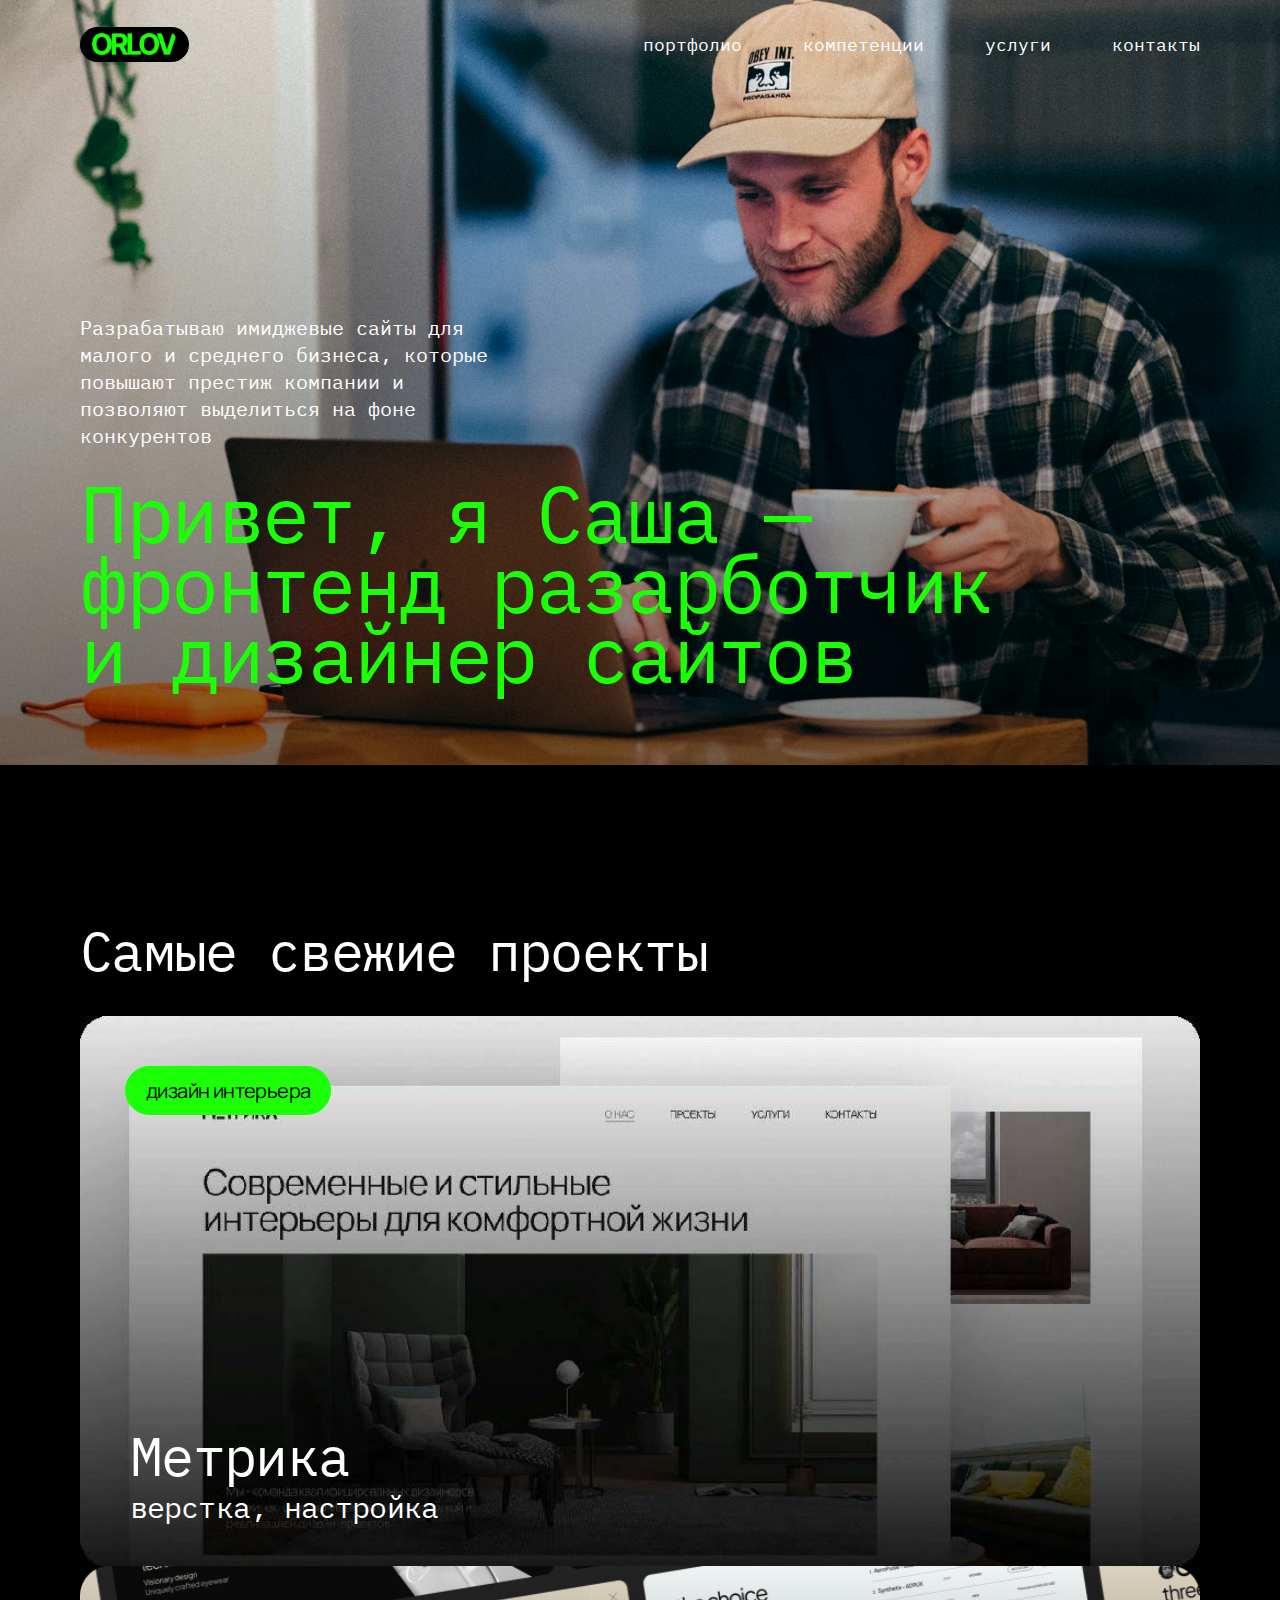
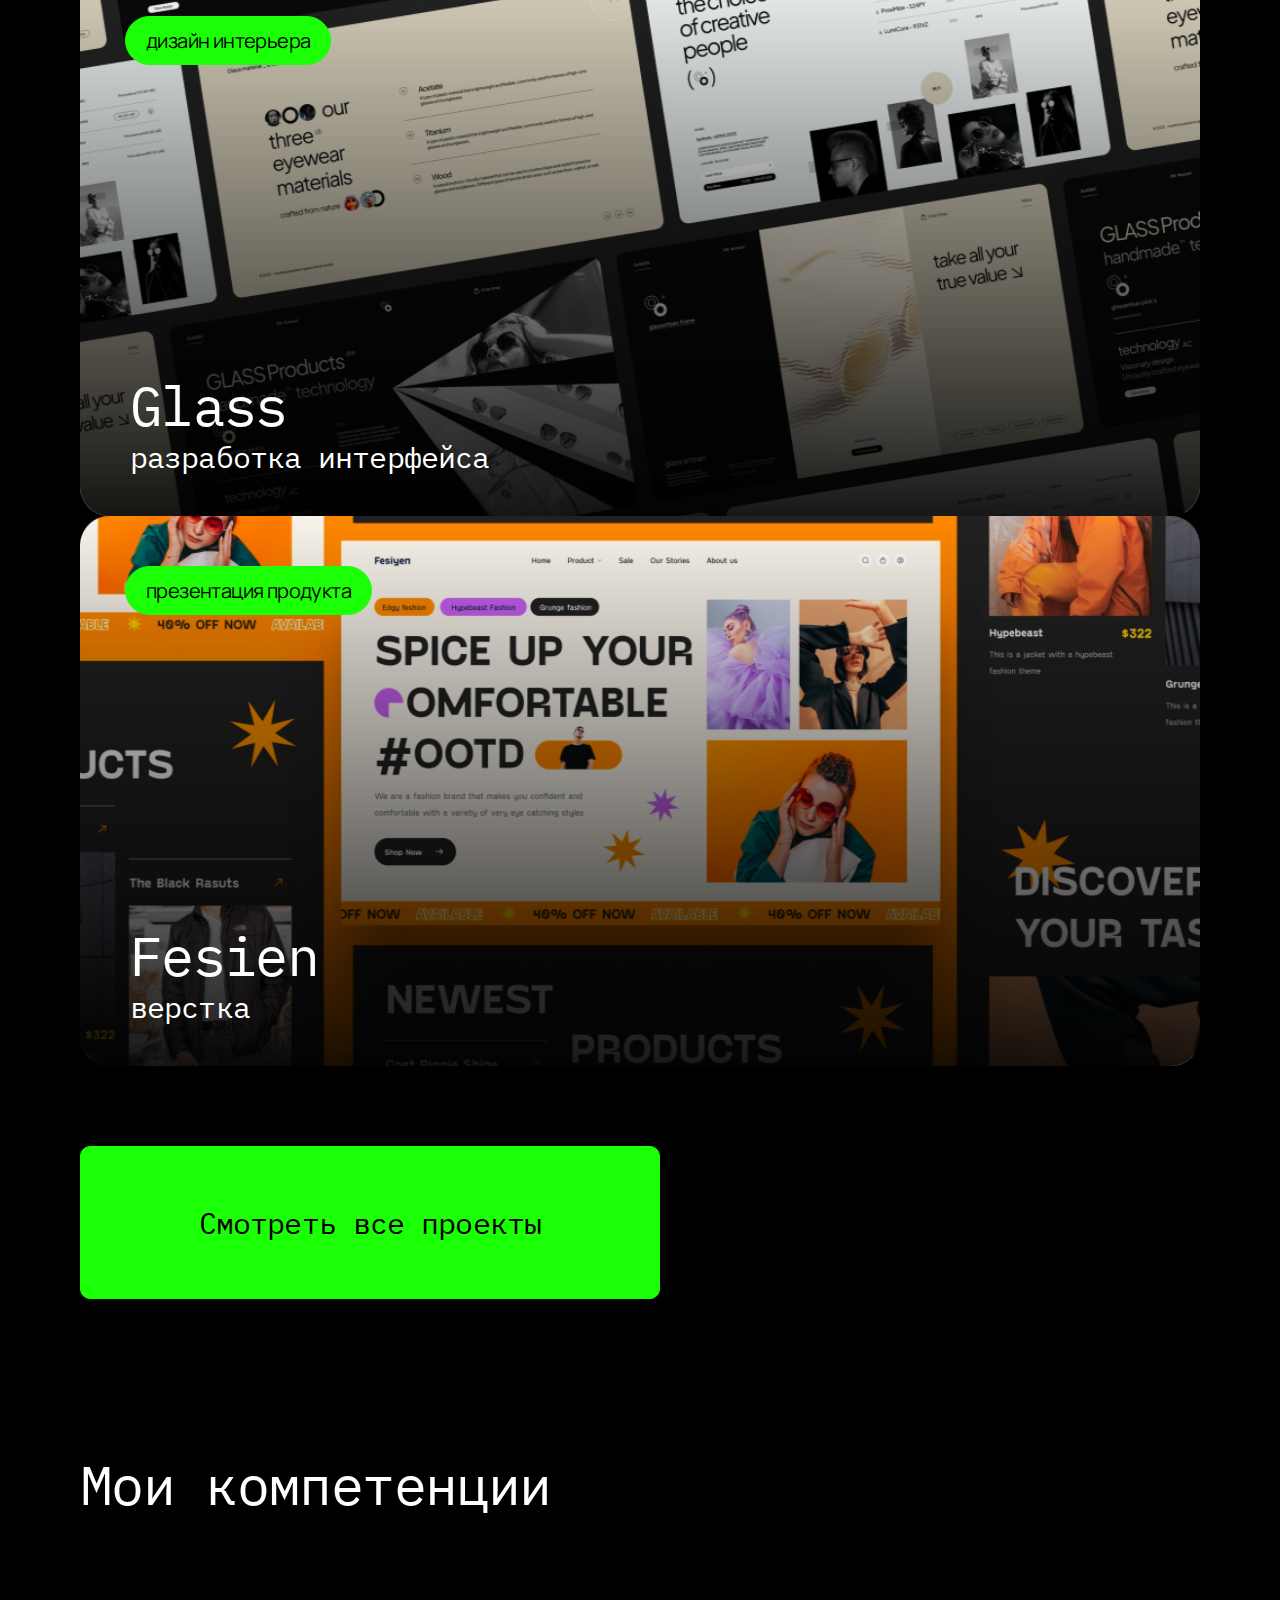
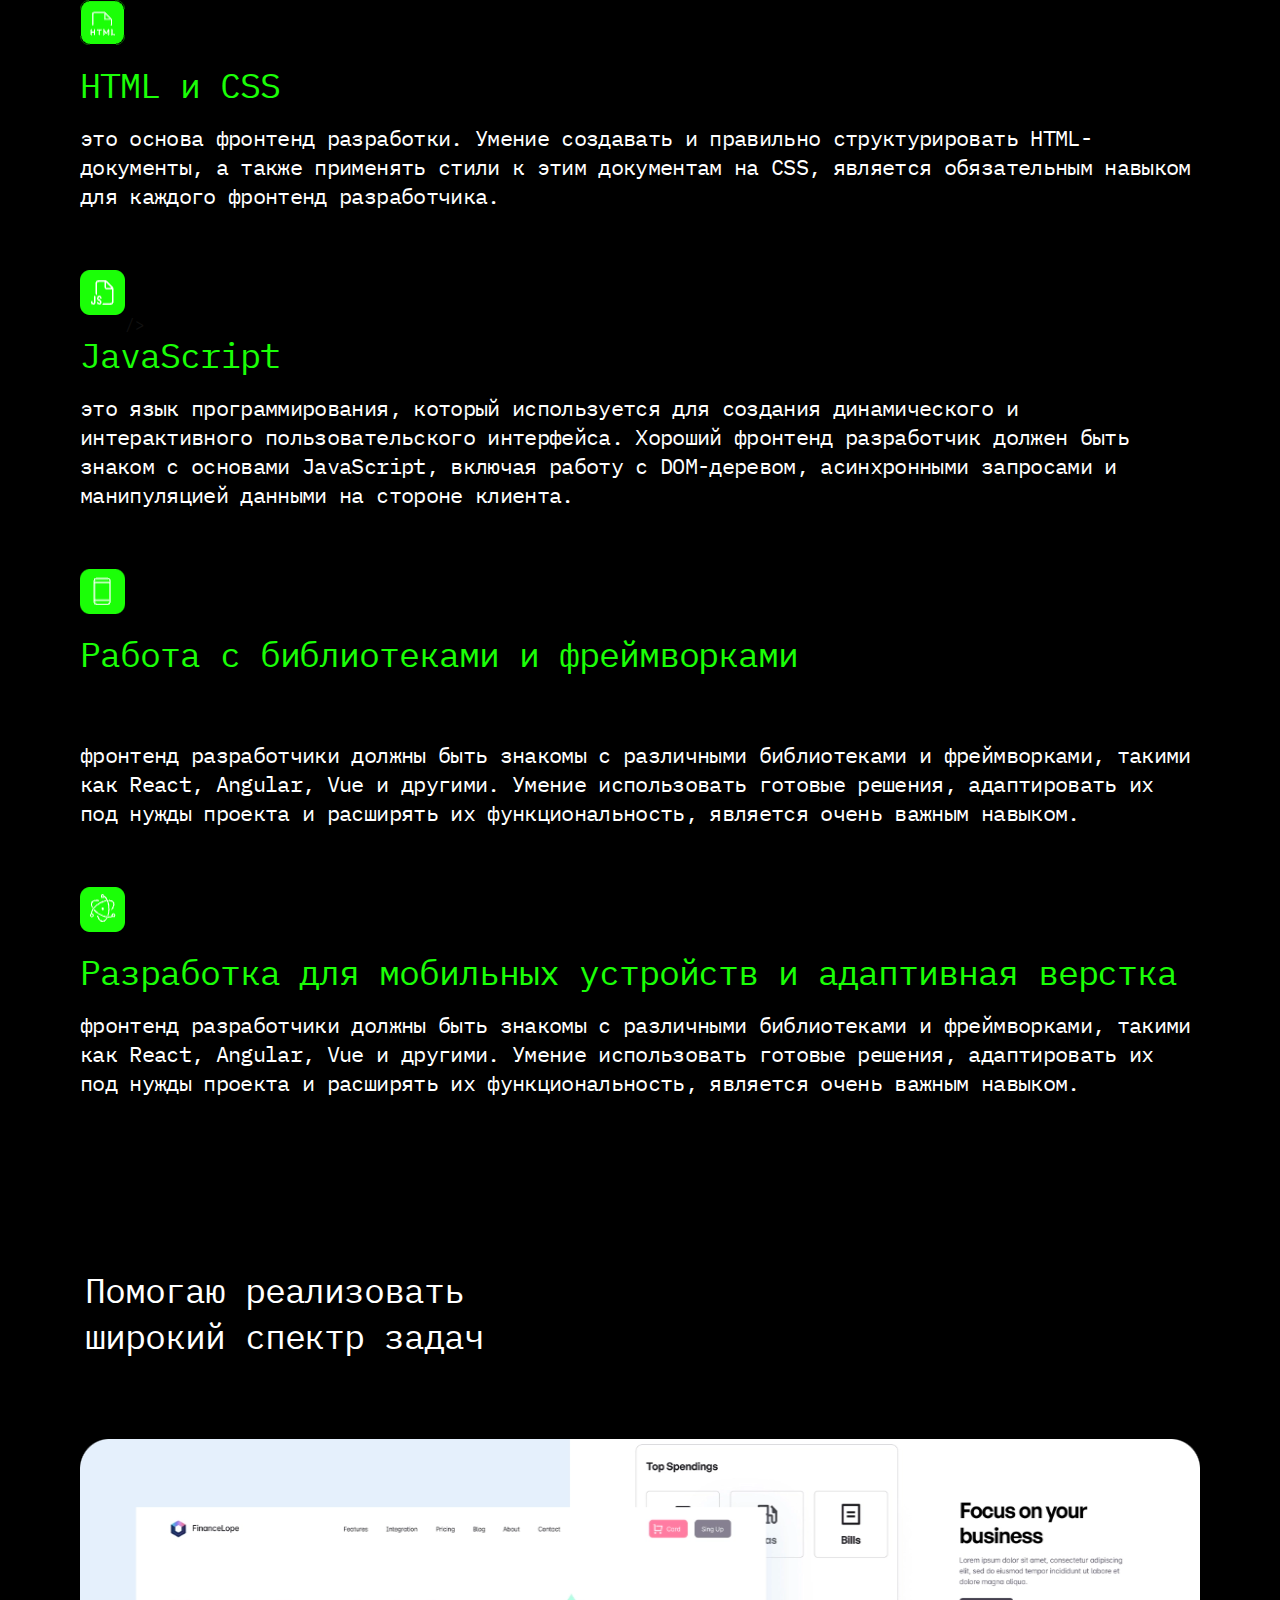
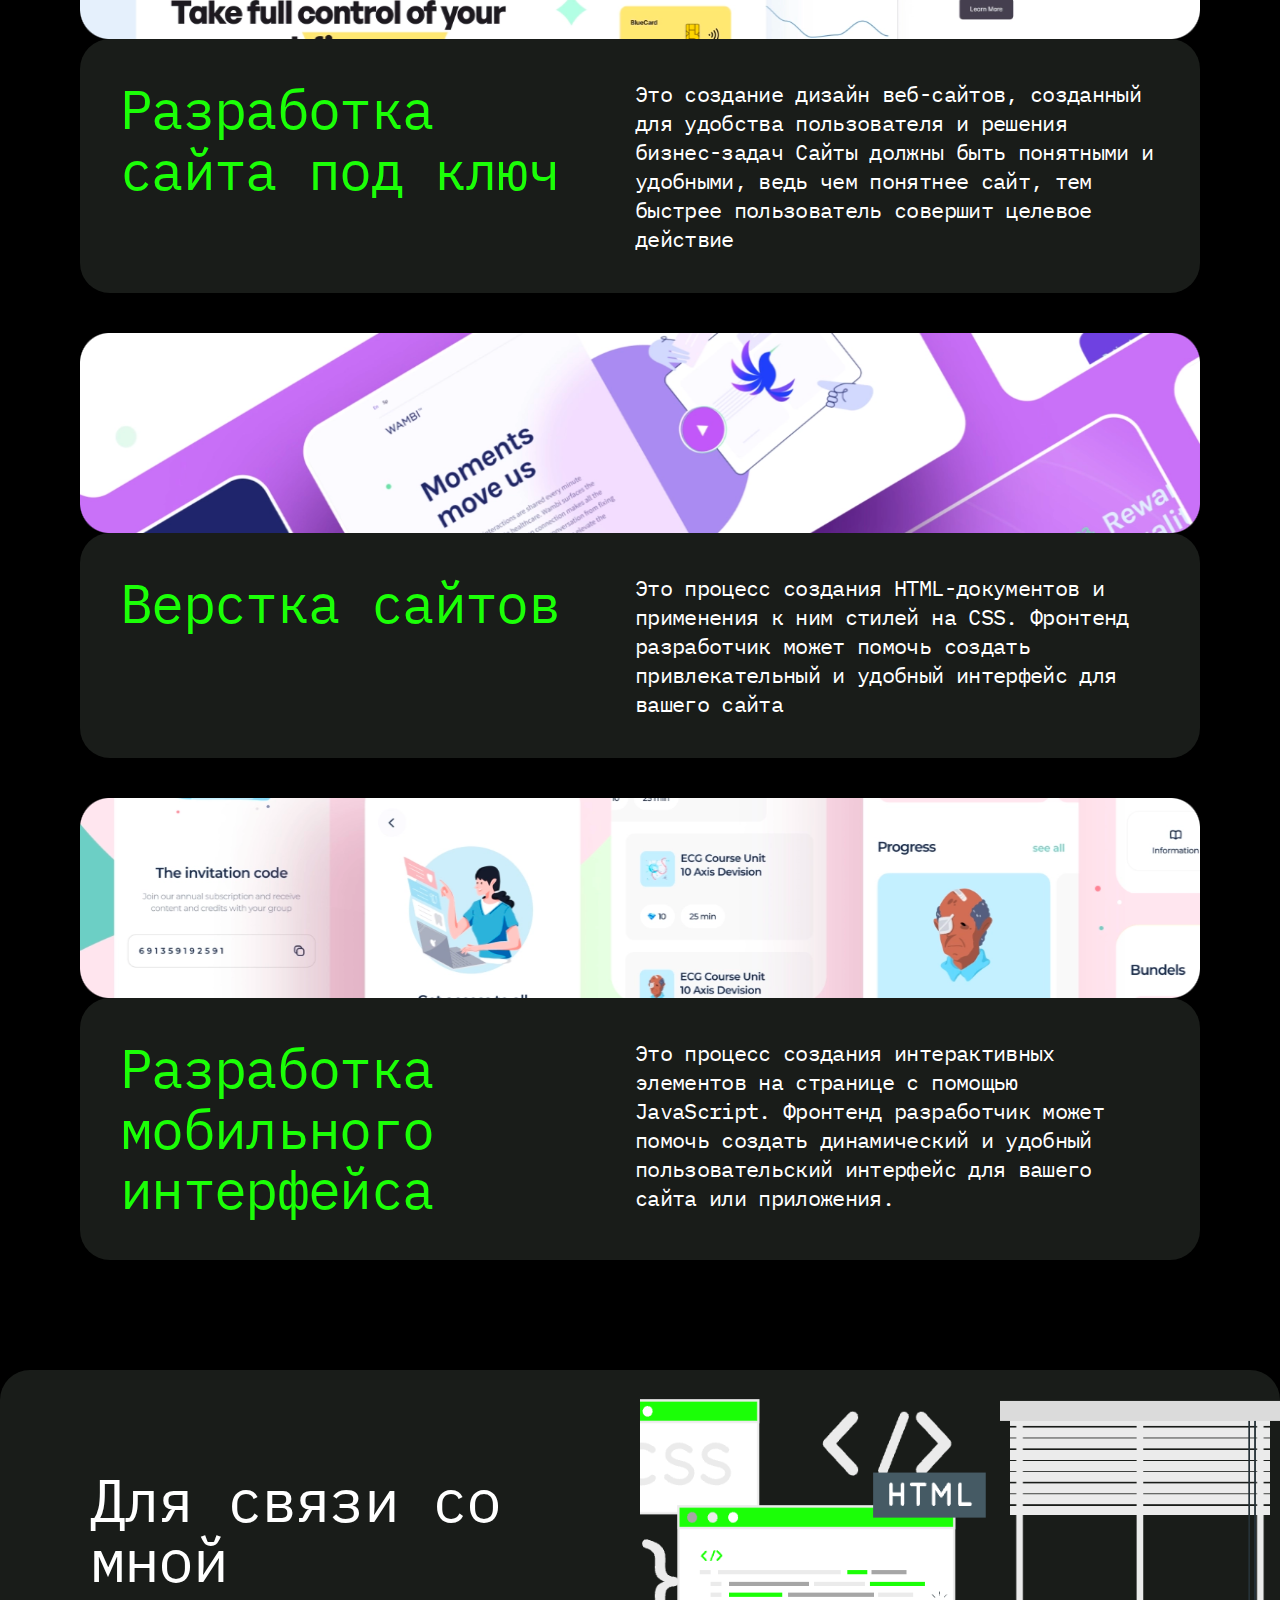
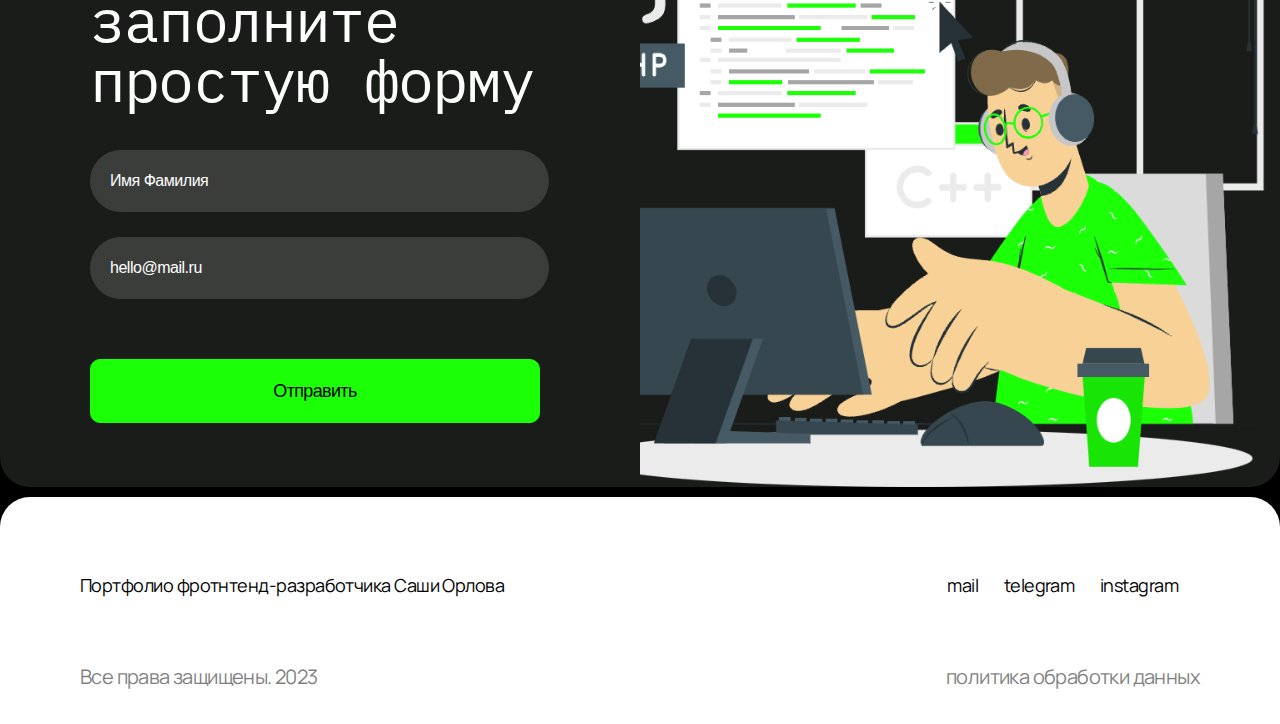
<file: index.html>
<!DOCTYPE html>
<html lang="ru">
<head>
    <meta charset="UTF-8"> 
    <title>ORLOV</title>
    <link rel="stylesheet" href="reset.css"/>
    <link rel="stylesheet" href="index.css"/>
    <link rel="preconnect" href="https://fonts.googleapis.com"/>
    <link rel="preconnect" href="https://fonts.gstatic.com" crossorigin/>

    <link  href="https://fonts.googleapis.com/css2?family=IBM+Plex+Mono&display=swap"
    rel="stylesheet"
      />
      <link rel="preconnect" href="https://fonts.googleapis.com"/>
      <link rel="preconnect" href="https://fonts.gstatic.com" crossorigin/>
    
    <link 
    href="https://fonts.googleapis.com/css2?family=Manrope&family=Raleway:wght@500;700&display=swap" 
    rel="stylesheet"
    />
     <link rel="stylesheet" href="reset.css"/>
     <link rel="stylesheet" href="index.css"/>
</head>
<body> 
   <header>
     <div class=" hero">
       <div class="container">
         <div class="header__nav">
    <img 
       id="#logo"
        class="header__logo"
      src="sm.orlov/ORLOV.png" 
      alt="Логотип Орлов"
      />
    <ul class ="header__menu">
   <li><a href="#section-1" class="menu__link">портфолио</a></li>
   <li><a href="section-2" class="menu__link">компетенции</a></li>
   <li><a href="#section-3" class="menu__link">yслуги</a></li>
   <li><a href="#section-4" class="menu__link">контакты</a></li>
  </ul>
  </div>
    <div class="hero__wrap">
      <p class="hero__text">
     
       Разрабатываю имиджевые сайты для малого и 
        среднего бизнеса, которые повышают престиж компании
         и позволяют выделиться на фоне конкурентов
          </p>
          <h1 class="hero__title">
        Привет, я Саша — фронтенд разарботчик и дизайнер сайтов 
        </h1>
         </div>
       </div>
     </div>
   </header>
   <main>
     <section id="section-1" class="project">
        <div class="container">
          <h2 class="projects__title">Самые свежие проекты</h2>
          <ul class="project__container">
            <li class="project__item">
              <a class="project__item-link" href="#">
             <img
              src="./sm.orlov/Metrika.jpg"
               class="project__img"
                alt="Дизайн проект Метрика"
                /> 
                <h3 class="project__title">дизайн интерьера</h3>
                <p class="project__name">Метрика</p>
                <p class="project__description">верстка, настройка</p>
              </a>
            </li>
           <li class="project__item">
            <a class="project__item-link"href="#">
             <img
             src="./sm.orlov/glass.png"
             class="project__img"
              alt="Дизайн проект Гласс"
              /> 
              <h3 class="project__title">дизайн интерьера</h3>
              <p class="project__name">Glass</p>
              <p class="project__description">разработка интерфейса</p>
            </a>
          </li>
          <li class="project__item">
            <a class="project__item-link"href="#">
            <img
            src="./sm.orlov/Fesien.png"
             class="project__img"
              alt="Дизайн проект Фесиен"
              />   
              <h3 class="project__title">презентация продукта</h3>
              <p class="project__name">Fesien</p>
              <p class="project__description">верстка</p>
            </a>
            </li>
          </ul>
          <a  href="#"class="project__btn">Смотреть все проекты</a>
        </div>
     </section>
      <section id="section-2"  class="competence">
        <div class="container">
          <h2 class="competence__title-main">Мои компетенции</h2>
             <ul class="competence__list">
              <li class="competence__item">
                <img 
                  src="./sm.orlov/html.png"
                  class="competence__img"
                  alt="Зеленая иконка"
                  />
                  <h3 class="competence__title">HTML и CSS</h3>
                  <p class="competence__text">
                    это основа фронтенд разработки. Умение создавать и правильно
                    структурировать HTML-документы, а также применять стили к этим
                    документам на CSS, является обязательным навыком для каждого
                    фронтенд разработчика.
                  </p>
                </li>
                <li class="competence__item">
                  <img
                    src="./sm.orlov/java.png"
                    class="competence__img"
                    alt="Зеленая иконка"
                  />/>
                  <h3 class="competence__title">JavaScript</h3>
                  <p class="competence__text">
                    это язык программирования, который используется для создания
                    динамического и интерактивного пользовательского интерфейса.
                    Хороший фронтенд разработчик должен быть знаком с основами
                    JavaScript, включая работу с DOM-деревом, асинхронными
                    запросами и манипуляцией данными на стороне клиента.
                  </p>
                </li>
                <li class="competence__item">
                  <img
                    src="./sm.orlov/mobil.png"
                    class="competence__img"
                    alt="Зеленая иконка"
                  />
                  <h3 class="competence__title competence__mg">
                    Работа с библиотеками и фреймворками
                  </h3>
                <p class="competence__text">
                  фронтенд разработчики должны быть знакомы с различными
                  библиотеками и фреймворками, такими как React, Angular, Vue и
                  другими. Умение использовать готовые решения, адаптировать их
                  под нужды проекта и расширять их функциональность, является
                  очень важным навыком.
                  </p>
                  <li class="competence__item">
                    <img src="./sm.orlov/brav.png" 
                     class="competence__img"
                      />
                    <h3 class="competence__title">
                      Разработка для мобильных устройств и адаптивная верстка
                    </h3>
                    <p class="competence__text">
                      фронтенд разработчики должны быть знакомы с различными
                      библиотеками и фреймворками, такими как React, Angular, Vue и
                      другими. Умение использовать готовые решения, адаптировать их
                      под нужды проекта и расширять их функциональность, является
                      очень важным навыком.
                    </p>
                  </li>
                </li>
             </ul>
        </div>
      </section>
     <section id="section-3" class="service">
       <div class="container">
          <h2 class="service__title-main">
           Помогаю реализовать широкий спектр задач
       </h2>
       <ul class="service__container">
       <li class="service__item">
        <div class="service__img-box">
        <img class="service__img" src="sm.orlov/servise 1.png"/>
      </div>
        <div class="service__box">
          <h3 class="service__title">Разработка сайта под ключ</h3>
          <p class="service__text">
            Это создание дизайн веб-сайтов, созданный для удобства
            пользователя и решения бизнес-задач Сайты должны быть понятными
            и удобными, ведь чем понятнее сайт, тем быстрее пользователь
            совершит целевое действие
          </p>
        </div>
       </li>
      <li class="service__item">
        <div class="service__img-box">
        <img class="service__img" src="sm.orlov/service2.png" />
      </div>
        <div class="service__box">
          <h3 class="service__title">Верстка сайтов</h3>
          <p class="service__text">
            Это процесс создания HTML-документов и применения к ним стилей
            на CSS. Фронтенд разработчик может помочь создать
            привлекательный и удобный интерфейс для вашего сайта
          </p>
       </div>
      </li>
      <li class="service__item">
        <div class="service__img-box">
        <img class="service__img" src="sm.orlov/service3.png"/>
      </div>
        <div class="service__box">
          <h3 class="service__title">Разработка мобильного интерфейса</h3>
          <p class="service__text">
            Это процесс создания интерактивных элементов на странице с
            помощью JavaScript. Фронтенд разработчик может помочь создать
            динамический и удобный пользовательский интерфейс для вашего
            сайта или приложения.
          </p>
        </div>
      </li>
    </ul>
       </div>
      </section>
      <section id="section-4" class="form">
          <div class="form__container">
            <div class="container">
              <form>
            <h2 class="form__title">
              Для связи со мной заполните простую форму
            </h2>
              <ul class="form__group">
                <li>
                  <input
                    class="form__itp"
                    type="text"
                    name="Username"
                    value="Имя Фамилия"
                    placeholder="Имя Фамилия"
                  />
                </li>
                <li>
                  <input
                    class="form__itp"
                    type="text"
                    name="Mail"
                    value="hello@mail.ru"
                    placeholder="hello@mail.ru"
                  />
                </li>
              </ul>
              <button class="form__btn">Отправить</button>
            </form>
            </div>
          </div>
          <div class="form__img"></div> 
      </section>
   </main>
   <section class="footer">
    <div class="container">
      <div class="footer__nav">
        <div class="footer__menu">
          <li>
            <a href="#section-1" class="menu__link"
              >Портфолио фротнтенд-разработчика Саши Орлова</a>
          </li>
        </div>
        <ul class="footer__menu">
          <li>
            <a href="mailto:SashaOrlov@mail.ru" class="menu__link">mail</a>
          </li>
          <li>
            <a href="https://t.me/orli48" class="menu__link">telegram</a>
          </li>
          <li>     
              <a
            href="https://www.instagram.com/@alexanderorlovbulldozer"
            class="menu__link"
            >instagram</a
          >
        </li>
      </ul>
    </div>
    <div class="footer__bottom">
      <p class="bottom__title">Все права защищены. 2023</p>
      <p class="bottom__title">политика обработки данных</p>
     </div>
    </div>
   </section>
 </footer> 
</body>
</html>
</file>
<file: index.css>
html{
    scroll-behavior: smooth;
    font-family:'IBM Plex Mono',monospace;
    font-weight: 400;
    line-height: 60px;
    color:#121212;
    width:100%;
    background-color:#000;
}
.container {
  max-width: 1150px;
  margin: 0 auto;
  padding: 0 15px;
}

.header__logo{
  left:9px;
  bottom:4px;
  display:flex;
  box-sizing: border-box;
  width:109px;
  font-size:43px;
  background-color: #000;
  padding: 6px 12px 7px 12px;
  border-radius: 100px;
}

.header__logo-box{
  background-color: #000;
  border-radius: 50px;
  width:130px;
  height:39px;
}
.header__nav{
  padding-top: 27px;
  margin-bottom: 252px ;
  display:flex;
  justify-content: space-between;
  align-items:center; 
}
.header__menu{
  font-size:18px;
  letter-spacing: -0,54px;
  list-style-type: none;
  padding-left: 0;
  margin-bottom: 0;
  line-height: normal;
}
.header__menu li {
  display: inline-block;
  color:#FFF;
  text-align: normal;
}
.header__menu li a{
  margin-left: 50px;
  text-decoration: none;
  transition: all .07s;
  color: #FFF;
}
.header__menu li a:hover{
  color: #1BFF07;
}
.hero {
  height: 765px;
  background-image: url('sm.orlov/sm1.png');
  background-size: cover;
  background-repeat:no-repeat;
}
.hero__wrapper{
  margin-bottom: 29px;
  width:430px;
  height: 103px;
}
.hero__text{
  padding-bottom: 29px;
  width:430px;
  font-size: 20px;
  font-style:normal;
  font-weight: 400;
  line-height: normal;
  letter-spacing:  -0,6px;
  color:#FFF;
}
.hero__title{
  width:919px;
  margin-bottom: 94px;
  line-height: normal;
  font-size: 80px;
  font-weight: 400;
  line-height: 70px;/* 87.5% */
  letter-spacing: -2.4px;
  color:#1BFF07;
}
 .project{
  margin-top: 150px;
 }
.project__main{
  margin-bottom: 30px;
  font-size:55px;
  font-style: normal;
  font-weight: 400;
  line-height: normal;
  letter-spacing: -1,65px;
  color: #FFF;
}
.project__container{
  padding-bottom: 80px;
  margin: 0 auto;
}
.project__item{
  width: 100%;
  height: 550px;
  position:relative;
  display:block;
}
.projects__title{
  margin-bottom: 30px;
  font-size: 55px;
  font-style: normal;
  font-weight: 400;
  line-height: normal;
  letter-spacing: -1.65px;
  color: #FFF;

}
.project__title {
  top: 50px;
  left: 45px;
  padding: 10px 20px ;
  position: absolute;
  font-size: 20px;
  font-family: 'Manrope', sans-serif;
  display: inline-flex;
  font-style: normal;
  font-weight: 400;
  line-height: normal;
  letter-spacing: -0.6px;
  justify-content: center;
  align-items: center;
  border-radius: 100px;
  text-decoration: none;
  border: 1px solid #1BFF07;
  color: #000;
  background-color: #1BFF07;
}
.project__item-link{
  width:100%;
  height: 550px;
  position:relative;
  display: block;
}
.project__img{
  position: relative;
  width: 100%;
  height: 100%;
  background-size: contain;
  background-repeat: no-repeat;
}
.project__name {
  bottom: 75px;
  left: 50px;
  position: absolute;
  width: 401px;
  font-size: 35px;
  font-style: normal;
  font-weight: 400;
  line-height: normal;
  letter-spacing: -1.05px;
  color: #FFF;
}
.project__name {
  font-size: 55px;
  font-style: normal;
  font-weight: 400;
  line-height: normal;
  letter-spacing: -1.65px;
  color: #FFF;
}
.project__description {
  bottom: 40px;
  left: 50px;
  position: absolute;
  width: 506px;
  font-size: 30px;
  font-style: normal;
  font-weight: 400;
  line-height: normal;
  letter-spacing: -0.9px;
  color: #FFF;
}
.project__btn {
  display: flex;
  align-items: center;
  justify-content: center;
  width: 580px;
  padding: 56px 85px;
  border-radius: 10px;
  border: 1px solid #1bff07;
  text-align: center;
  font-family: IBM Plex Mono;
  font-size: 30px;
  font-weight: 400;
  line-height: normal;
  letter-spacing: -0.9px;
  color: #000;
  background: #1bff07;
  transition: color 0.5s ease, background-color 0.5s ease;
}
a, a:visited {
  text-decoration: none;
}
.project__btn:hover {
  color: #1BFF07;
  border: 1px solid #1BFF07;
  background-color: #000;
}

.competence {
  margin-top: 150px;
  margin-bottom: 110px
}
.competence__container {
  width: 100%;
  margin: 0 auto;
  max-width: cover;
  background: cover;
}
.competence__title-main {
  margin-bottom: 80px;
  width: 1048px;
  font-size: 55px;
  font-style: normal;
  font-weight: 400;
  line-height: normal;
  letter-spacing: -1.65px;
  color: #FFF;
}
.competence__list {
  grid-template-columns: repeat(2, 1fr);
  gap: 20px;
}
.competence__item {
  margin-bottom: 60px;
  display: inline-block;
}
.competence__title {
  margin-bottom: 15px;
  font-size: 35px;
  font-style: normal;
  font-weight: 400;
  line-height: normal;
  letter-spacing: -1.05px;
  color: #1BFF07;
}
.competence__mg {
  margin-bottom: 63px;
}
.competence__img{
  margin-bottom: 15px;
  bottom: 50px;
  width: 45px;
  height: 45px;
}
.competence__text {
  font: inherit;
   font-size: 22px;
   font-weight: 400;
   line-height: normal;
   letter-spacing: -0.66px;
   color: #FFF;
}
.service {
  margin-bottom: 110px;
}
.service__box {
  margin-bottom: 40px;
  display: flex;
  justify-content: space-between;
  flex-wrap: nowrap;
  grid-gap:20px;
  padding: 40px;
  box-sizing: border-box;
  width: 100%;
  border-radius: 30px;
  background-color: #191C19;
}
.service__img-box{
  height: 200px;
  width: 100%;
}
.service__title-main {
  width: 403px;
  margin: 0 5px;
  margin-bottom: 80px;
  font-size: 35px;
  font-style: normal;
  font-weight: 400;
  line-height: normal;
  letter-spacing: -1.05px;
  color: #FFF;
}
.service__img {
  width: 100%;
  height: 100%;
}
.service__title {
  width: 470px;
  font-size: 55px;
  font-style: normal;
  font-weight: 400;
  line-height: 110%; /* 60.5px */
  letter-spacing: -1.65px;
  color: #1BFF07;
}
.service__text {
  width: 525px;
  font-size: 22px;
  font-style: normal;
  font-weight: 400;
  line-height: normal;
  letter-spacing: -0.66px;
  color: #FFF;
}
.form {
  position: relative;
  height: 717px;
  margin-bottom: 10px;
  display: flex;
  border-radius: 30px;
  background-color: #191C19;
}
.form__container {
  padding-top: 100px;
  width: 100%;
  display: flex;
  justify-content: center;
}
.form__img {
  background-image: url('./sm.orlov/programist.png');
  background-size: cover;
  background-repeat: no-repeat;
  background-position: right;
  width: 100%;
  height: 100%;
  border-bottom-right-radius: 30px;
}
.form__title {
  padding-bottom: 40px;
  width: 460px;
  font-size: 60px;
  font-style: normal;
  font-weight: 400;
  letter-spacing: -1.8px;
  color: #FFF;
}
.form__itp {
  padding-left: 20px;
  font-size: 16px;
  font-style: normal;
  font-weight: 400;
  line-height: 60px;
  letter-spacing: -0.48px;
  width:95%;
  height: 60px;
  border-radius: 675px;
  color: #FFF;
  border: 0;
  background-color:  #3B3D3B;
}
.form__label {
  position: absolute;
  top: 0;
  z-index: -1;
}
.form__itp:focus ~ .label {
  top: -18px;
  font-size: 12px;
  opacity: 0.5;
}
.form__container li:nth-child(1) {
  margin-bottom: 25px;
}
.form__container li:nth-child(2) {
  margin-bottom: 60px;
}
.form__btn {
  width: 450px;
  line-height: 60px;
  text-align: center;
  align-items: center;
  border: 1px solid #000;
  font-size: 18px;
  font-weight: 400;
  letter-spacing: -0.66px;
  border-radius: 10px;
  display: block;
  cursor: pointer;
  text-decoration: none;
  border: 1px solid #1BFF07;
  color: #000;
  background-color: #1BFF07;
}
.footer {
  border-top-left-radius: 30px;
  border-top-right-radius: 30px;
  font-family: 'Manrope', sans-serif;
  background-color: #FFF;
  width: 100%;
  padding-bottom: 34px;
}
.footer__nav {
  padding: 76px 0 66px; 
  display: flex;
  flex-direction: row;
  flex-flow: nowrap;
  justify-content: space-between;
  font-size: 18px;
  letter-spacing: -0.54px;
}  
.footer__menu {
  list-style-type: none;
  padding-left: 0;
  margin-bottom: 0;
  box-sizing: border-box;
  line-height: normal;
}
.footer__menu li {
  display: inline-block;
  transition: all 07s;
  color: #121212;
}
.footer__menu li a {
  display: inline-block;
  text-decoration: none;
  transition: all .07s;
  color: #000;
  padding: 0 22px 0 0;
}
.footer__nav:nth-child(1) {
  justify-content: space-between;

}
.footer__menu li a:hover {
  opacity: 50%;
}
.footer__nav :nth-last-child(1) {
  padding: none;
}
.footer__bottom {
  margin: 0 auto;
  justify-content: center;
  justify-content: space-between;
  display: flex;
}
.bottom__title {
  display: block;
  font-size: 20px;
  font-style: normal;
  font-weight: 400;
  line-height: normal;
  letter-spacing: -0.6px;
  opacity: 0.5;
  text-decoration: none;
  color: #000;
}
</file>
